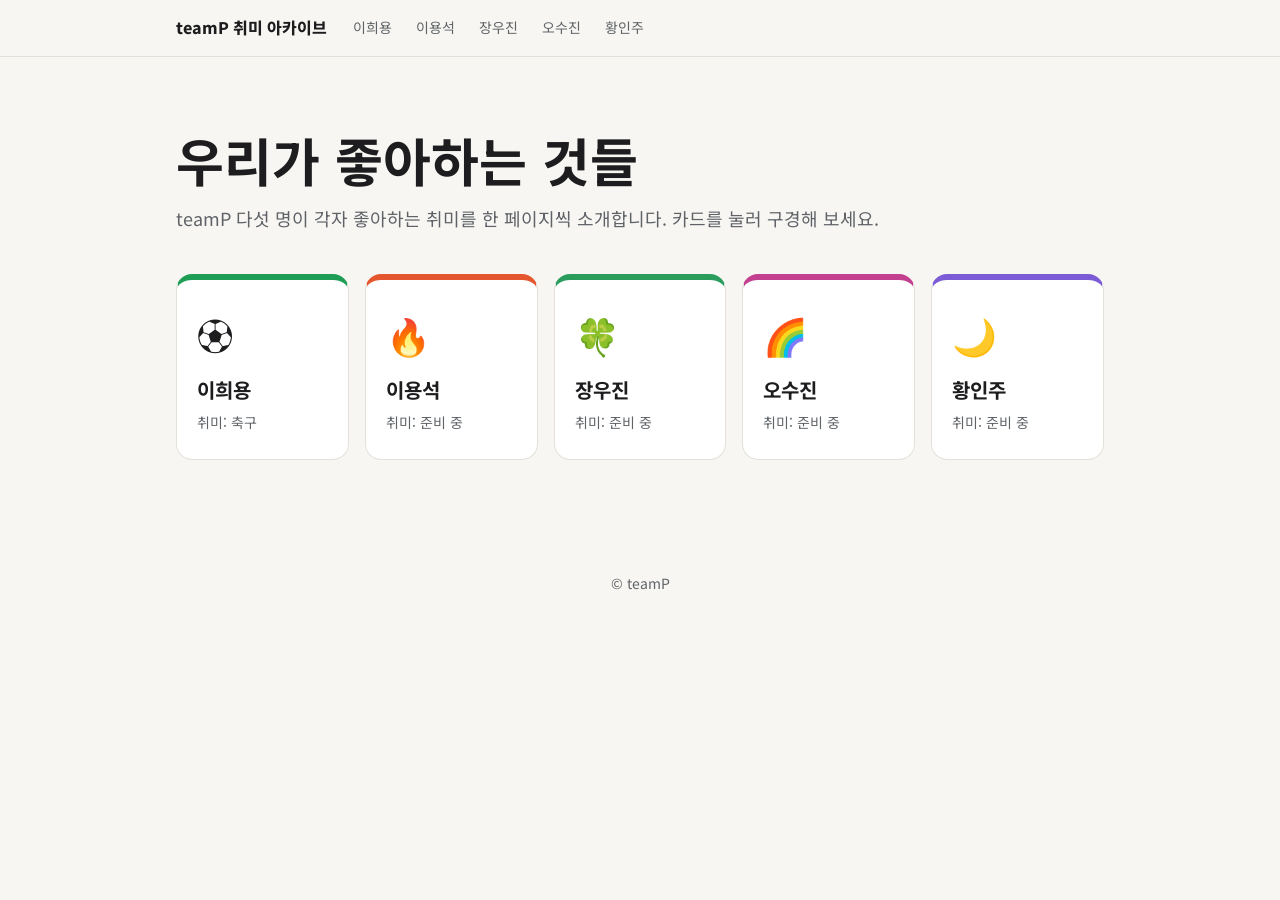
<file: index.html>
<!doctype html>
<html lang="ko">
<head>
  <meta charset="utf-8">
  <meta name="viewport" content="width=device-width, initial-scale=1">
  <title>teamP 취미 아카이브</title>
  <link rel="preconnect" href="https://fonts.googleapis.com">
  <link rel="stylesheet" href="https://fonts.googleapis.com/css2?family=Noto+Sans+KR:wght@400;700;800&display=swap">
  <link rel="stylesheet" href="assets/base.css">
</head>
<body>
  <header class="topbar">
    <div class="wrap">
      <a class="logo" href="index.html" aria-current="page">teamP 취미 아카이브</a>
      <nav>
        <a href="members/lee-heeyong/index.html">이희용</a>
        <a href="members/lee-yongseok/index.html">이용석</a>
        <a href="members/jang-woojin/index.html">장우진</a>
        <a href="members/oh-sujin/index.html">오수진</a>
        <a href="members/hwang-inju/index.html">황인주</a>
      </nav>
    </div>
  </header>

  <main class="wrap">
    <section class="home-hero">
      <h1>우리가 좋아하는 것들</h1>
      <p>teamP 다섯 명이 각자 좋아하는 취미를 한 페이지씩 소개합니다. 카드를 눌러 구경해 보세요.</p>
    </section>

    <!-- 카드의 '취미: 준비 중' 은 각자 자기 카드만 고쳐 주세요 -->
    <section class="cards">
      <a class="card" href="members/lee-heeyong/index.html" style="--accent: #1f9d55">
        <div class="emoji">⚽</div>
        <h2>이희용</h2>
        <p>취미: 축구</p>
      </a>
      <a class="card" href="members/lee-yongseok/index.html" style="--accent: #e4572e">
        <div class="emoji">🔥</div>
        <h2>이용석</h2>
        <p>취미: 준비 중</p>
      </a>
      <a class="card" href="members/jang-woojin/index.html" style="--accent: #2a9d5c">
        <div class="emoji">🍀</div>
        <h2>장우진</h2>
        <p>취미: 준비 중</p>
      </a>
      <a class="card" href="members/oh-sujin/index.html" style="--accent: #c2408f">
        <div class="emoji">🌈</div>
        <h2>오수진</h2>
        <p>취미: 준비 중</p>
      </a>
      <a class="card" href="members/hwang-inju/index.html" style="--accent: #7b5cd6">
        <div class="emoji">🌙</div>
        <h2>황인주</h2>
        <p>취미: 준비 중</p>
      </a>
    </section>
  </main>

  <footer class="footer">© teamP</footer>
</body>
</html>
</file>
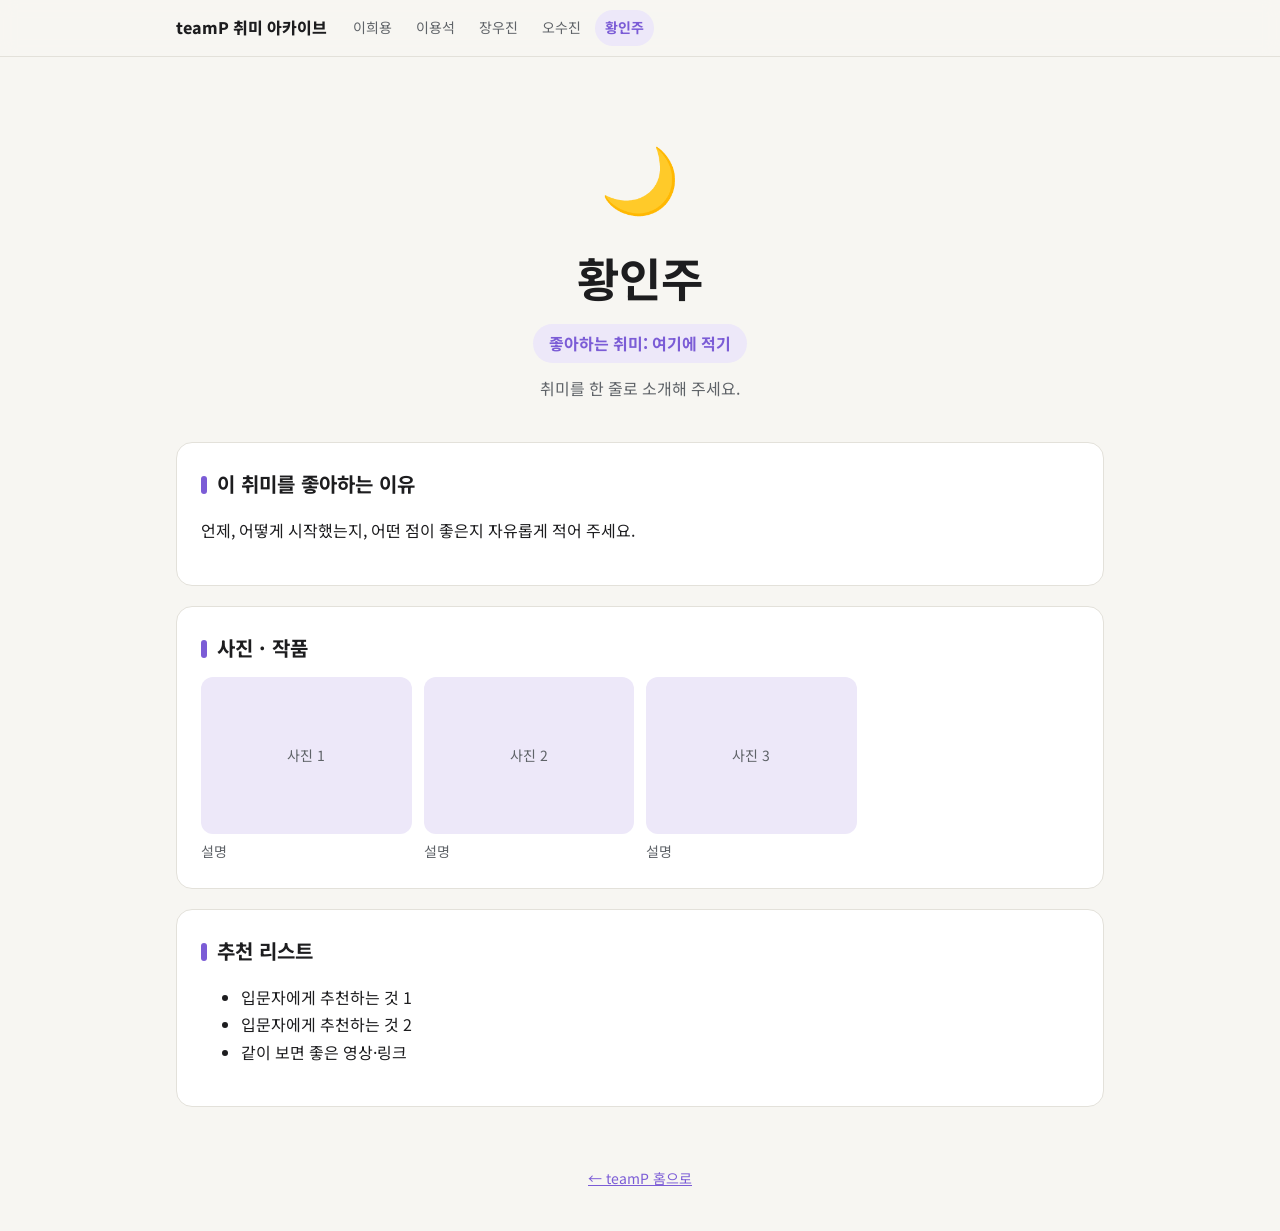
<file: members/hwang-inju/index.html>
<!doctype html>
<html lang="ko">
<head>
  <meta charset="utf-8">
  <meta name="viewport" content="width=device-width, initial-scale=1">
  <title>황인주의 취미 | teamP</title>
  <link rel="preconnect" href="https://fonts.googleapis.com">
  <link rel="stylesheet" href="https://fonts.googleapis.com/css2?family=Noto+Sans+KR:wght@400;700;800&display=swap">
  <link rel="stylesheet" href="../../assets/base.css">
  <!-- 내 페이지 꾸미기는 같은 폴더의 style.css 에서 -->
  <link rel="stylesheet" href="style.css">
</head>
<body>
  <header class="topbar">
    <div class="wrap">
      <a class="logo" href="../../index.html">teamP 취미 아카이브</a>
      <nav>
        <a href="../../members/lee-heeyong/index.html">이희용</a>
        <a href="../../members/lee-yongseok/index.html">이용석</a>
        <a href="../../members/jang-woojin/index.html">장우진</a>
        <a href="../../members/oh-sujin/index.html">오수진</a>
        <a href="../../members/hwang-inju/index.html" aria-current="page">황인주</a>
      </nav>
    </div>
  </header>

  <main class="wrap">
    <section class="hero">
      <div class="emoji">🌙</div>
      <h1>황인주</h1>
      <p class="hobby">좋아하는 취미: 여기에 적기</p>
      <p class="intro">취미를 한 줄로 소개해 주세요.</p>
    </section>

    <section class="section">
      <h2>이 취미를 좋아하는 이유</h2>
      <p>언제, 어떻게 시작했는지, 어떤 점이 좋은지 자유롭게 적어 주세요.</p>
    </section>

    <section class="section">
      <h2>사진 · 작품</h2>
      <!-- 사진은 이 폴더의 images/ 에 넣고 <img src="images/파일이름.jpg" alt="설명"> 으로 바꾸세요 -->
      <div class="gallery">
        <figure><div class="placeholder">사진 1</div><figcaption>설명</figcaption></figure>
        <figure><div class="placeholder">사진 2</div><figcaption>설명</figcaption></figure>
        <figure><div class="placeholder">사진 3</div><figcaption>설명</figcaption></figure>
      </div>
    </section>

    <section class="section">
      <h2>추천 리스트</h2>
      <ul>
        <li>입문자에게 추천하는 것 1</li>
        <li>입문자에게 추천하는 것 2</li>
        <li>같이 보면 좋은 영상·링크</li>
      </ul>
    </section>
  </main>

  <footer class="footer"><a href="../../index.html">← teamP 홈으로</a></footer>
</body>
</html>
</file>
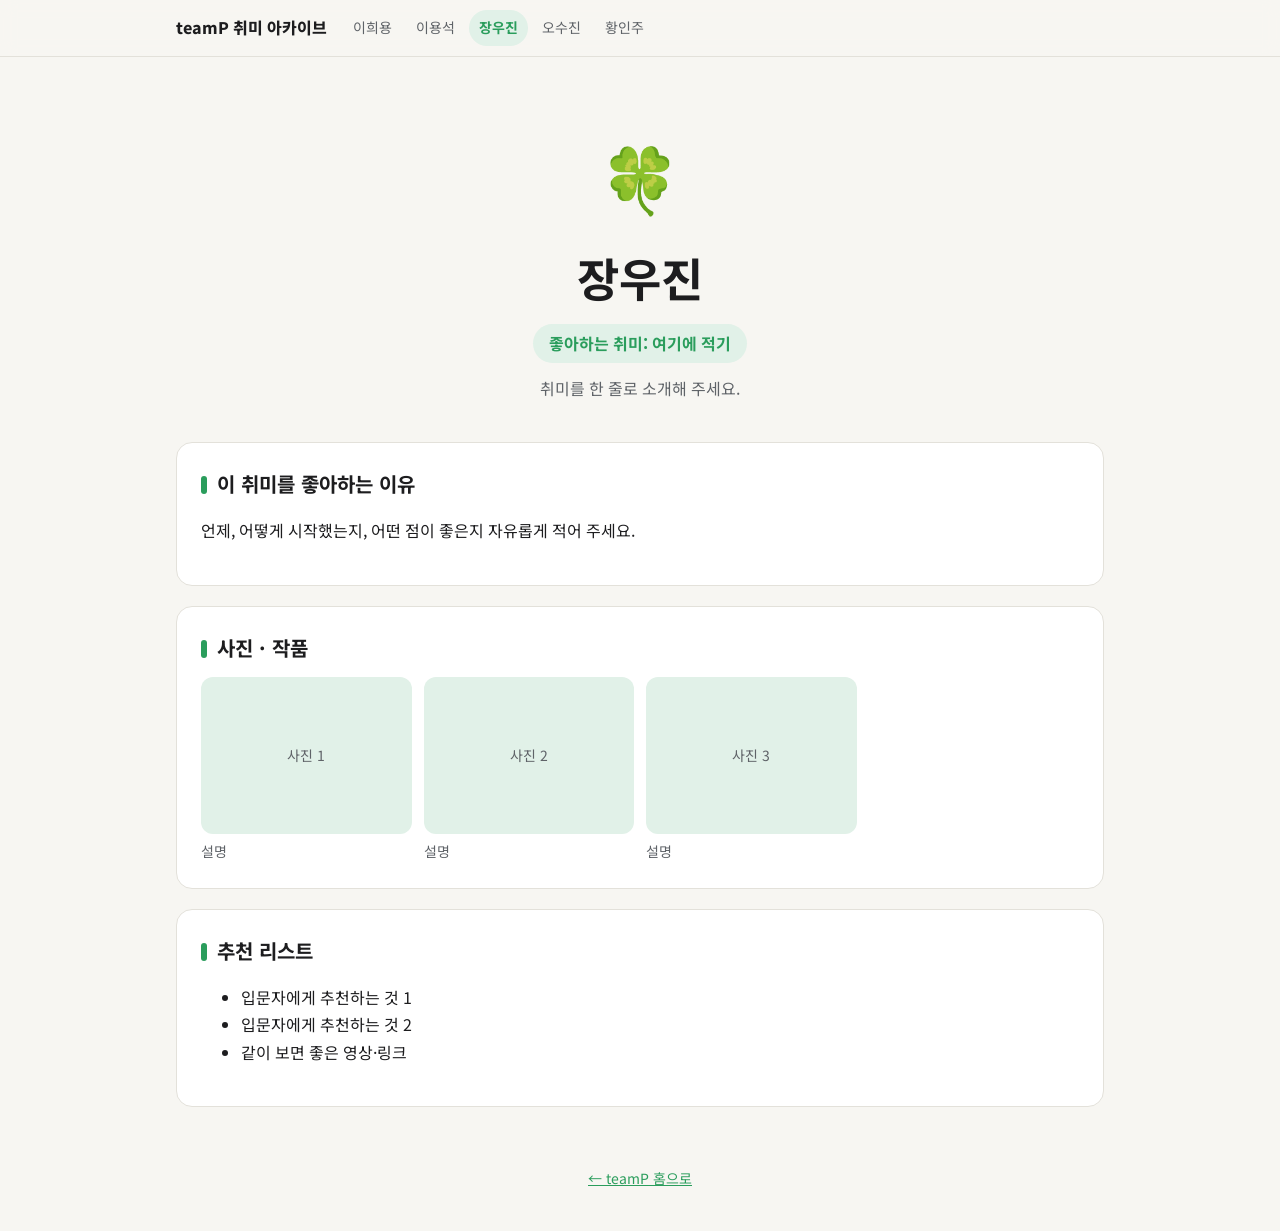
<file: members/jang-woojin/index.html>
<!doctype html>
<html lang="ko">
<head>
  <meta charset="utf-8">
  <meta name="viewport" content="width=device-width, initial-scale=1">
  <title>장우진의 취미 | teamP</title>
  <link rel="preconnect" href="https://fonts.googleapis.com">
  <link rel="stylesheet" href="https://fonts.googleapis.com/css2?family=Noto+Sans+KR:wght@400;700;800&display=swap">
  <link rel="stylesheet" href="../../assets/base.css">
  <!-- 내 페이지 꾸미기는 같은 폴더의 style.css 에서 -->
  <link rel="stylesheet" href="style.css">
</head>
<body>
  <header class="topbar">
    <div class="wrap">
      <a class="logo" href="../../index.html">teamP 취미 아카이브</a>
      <nav>
        <a href="../../members/lee-heeyong/index.html">이희용</a>
        <a href="../../members/lee-yongseok/index.html">이용석</a>
        <a href="../../members/jang-woojin/index.html" aria-current="page">장우진</a>
        <a href="../../members/oh-sujin/index.html">오수진</a>
        <a href="../../members/hwang-inju/index.html">황인주</a>
      </nav>
    </div>
  </header>

  <main class="wrap">
    <section class="hero">
      <div class="emoji">🍀</div>
      <h1>장우진</h1>
      <p class="hobby">좋아하는 취미: 여기에 적기</p>
      <p class="intro">취미를 한 줄로 소개해 주세요.</p>
    </section>

    <section class="section">
      <h2>이 취미를 좋아하는 이유</h2>
      <p>언제, 어떻게 시작했는지, 어떤 점이 좋은지 자유롭게 적어 주세요.</p>
    </section>

    <section class="section">
      <h2>사진 · 작품</h2>
      <!-- 사진은 이 폴더의 images/ 에 넣고 <img src="images/파일이름.jpg" alt="설명"> 으로 바꾸세요 -->
      <div class="gallery">
        <figure><div class="placeholder">사진 1</div><figcaption>설명</figcaption></figure>
        <figure><div class="placeholder">사진 2</div><figcaption>설명</figcaption></figure>
        <figure><div class="placeholder">사진 3</div><figcaption>설명</figcaption></figure>
      </div>
    </section>

    <section class="section">
      <h2>추천 리스트</h2>
      <ul>
        <li>입문자에게 추천하는 것 1</li>
        <li>입문자에게 추천하는 것 2</li>
        <li>같이 보면 좋은 영상·링크</li>
      </ul>
    </section>
  </main>

  <footer class="footer"><a href="../../index.html">← teamP 홈으로</a></footer>
</body>
</html>
</file>
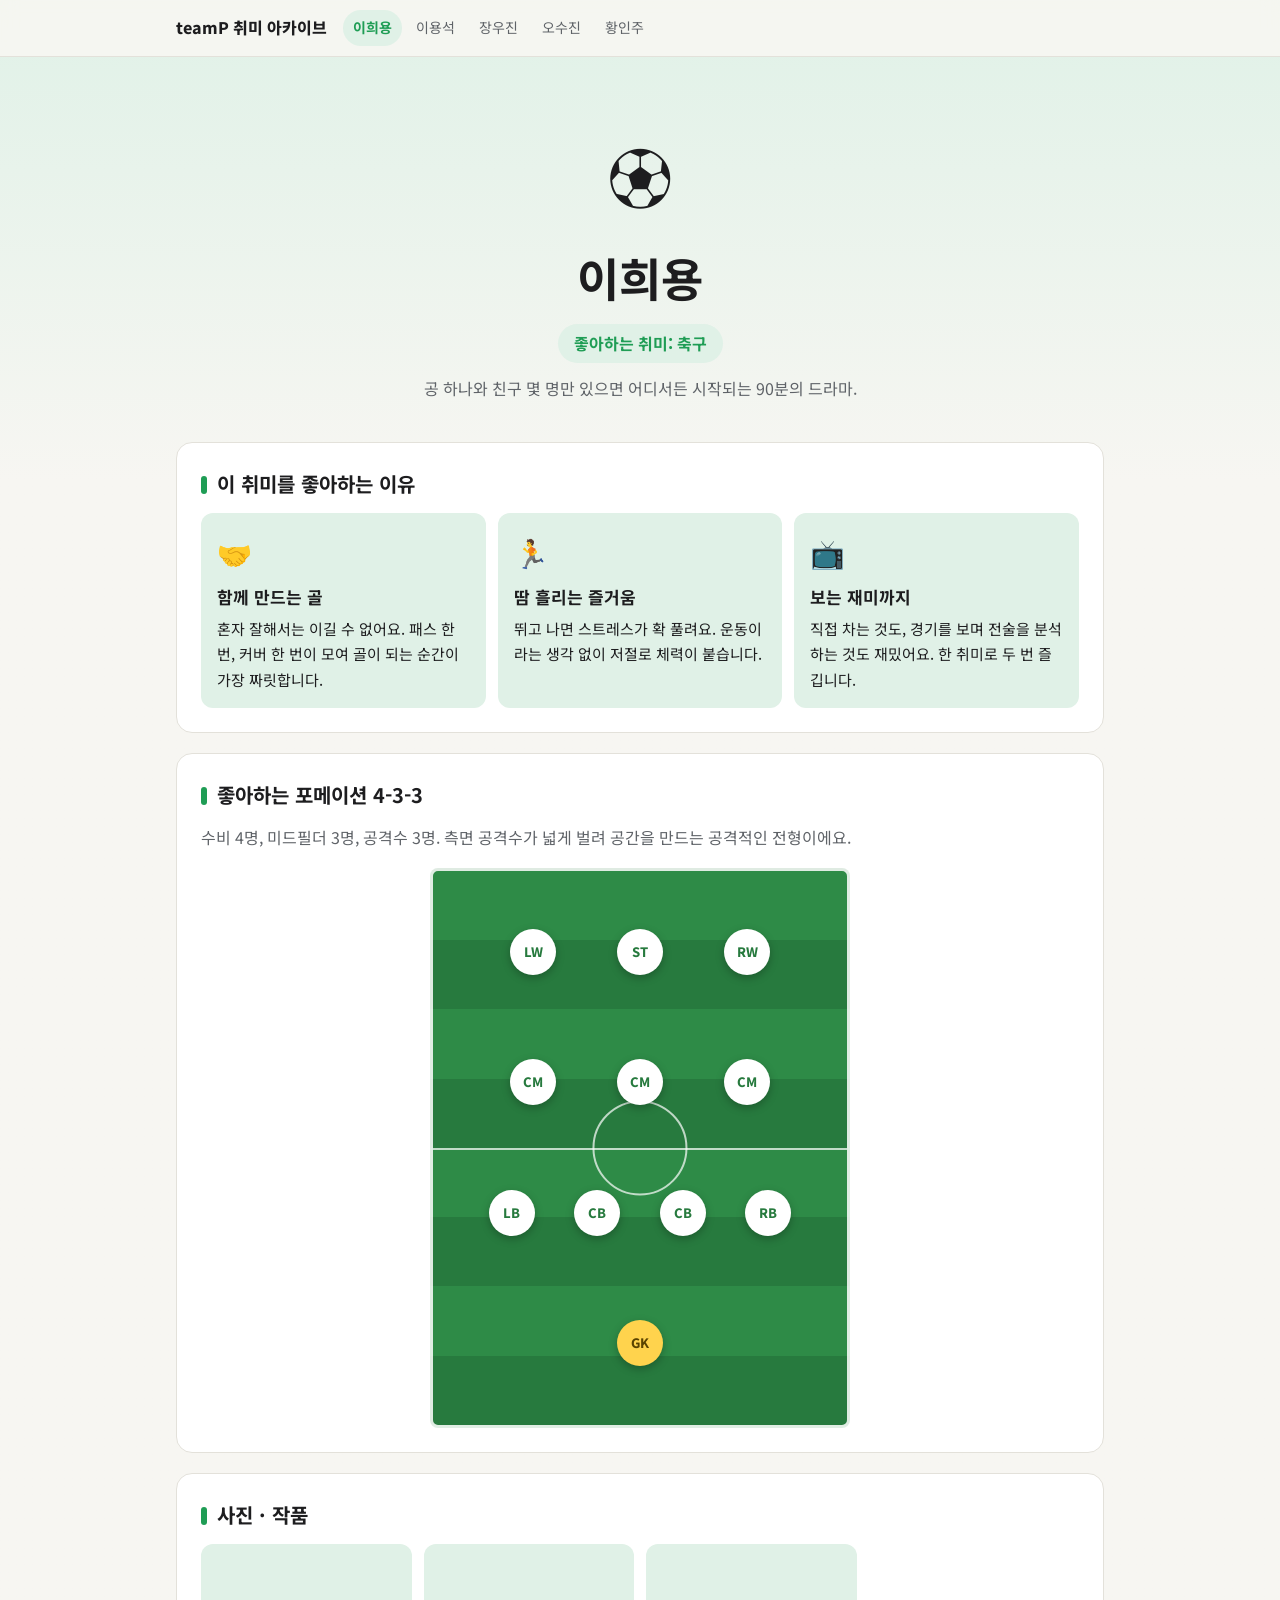
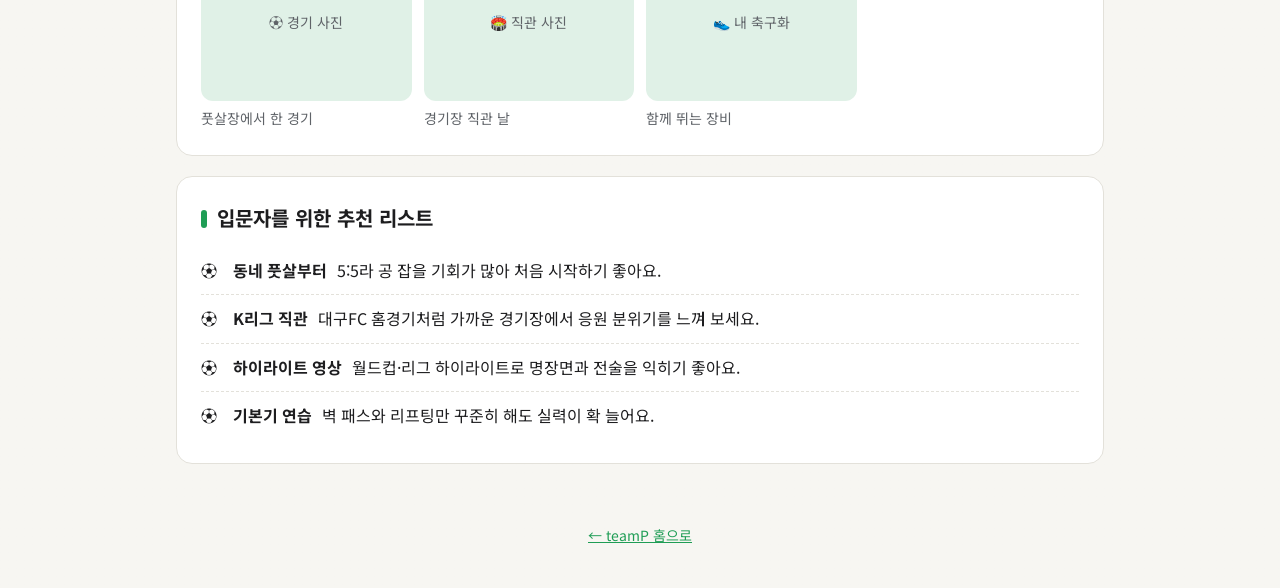
<file: members/lee-heeyong/index.html>
<!doctype html>
<html lang="ko">
<head>
  <meta charset="utf-8">
  <meta name="viewport" content="width=device-width, initial-scale=1">
  <title>이희용의 취미 | teamP</title>
  <link rel="preconnect" href="https://fonts.googleapis.com">
  <link rel="stylesheet" href="https://fonts.googleapis.com/css2?family=Noto+Sans+KR:wght@400;700;800&display=swap">
  <link rel="stylesheet" href="../../assets/base.css">
  <!-- 내 페이지 꾸미기는 같은 폴더의 style.css 에서 -->
  <link rel="stylesheet" href="style.css">
</head>
<body>
  <header class="topbar">
    <div class="wrap">
      <a class="logo" href="../../index.html">teamP 취미 아카이브</a>
      <nav>
        <a href="../../members/lee-heeyong/index.html" aria-current="page">이희용</a>
        <a href="../../members/lee-yongseok/index.html">이용석</a>
        <a href="../../members/jang-woojin/index.html">장우진</a>
        <a href="../../members/oh-sujin/index.html">오수진</a>
        <a href="../../members/hwang-inju/index.html">황인주</a>
      </nav>
    </div>
  </header>

  <main class="wrap">
    <section class="hero">
      <div class="emoji ball">⚽</div>
      <h1>이희용</h1>
      <p class="hobby">좋아하는 취미: 축구</p>
      <p class="intro">공 하나와 친구 몇 명만 있으면 어디서든 시작되는 90분의 드라마.</p>
    </section>

    <section class="section">
      <h2>이 취미를 좋아하는 이유</h2>
      <div class="reasons">
        <div class="reason">
          <span>🤝</span>
          <h3>함께 만드는 골</h3>
          <p>혼자 잘해서는 이길 수 없어요. 패스 한 번, 커버 한 번이 모여 골이 되는 순간이 가장 짜릿합니다.</p>
        </div>
        <div class="reason">
          <span>🏃</span>
          <h3>땀 흘리는 즐거움</h3>
          <p>뛰고 나면 스트레스가 확 풀려요. 운동이라는 생각 없이 저절로 체력이 붙습니다.</p>
        </div>
        <div class="reason">
          <span>📺</span>
          <h3>보는 재미까지</h3>
          <p>직접 차는 것도, 경기를 보며 전술을 분석하는 것도 재밌어요. 한 취미로 두 번 즐깁니다.</p>
        </div>
      </div>
    </section>

    <section class="section">
      <h2>좋아하는 포메이션 4-3-3</h2>
      <p class="muted">수비 4명, 미드필더 3명, 공격수 3명. 측면 공격수가 넓게 벌려 공간을 만드는 공격적인 전형이에요.</p>
      <div class="pitch" aria-label="4-3-3 포메이션 그림">
        <div class="line fw"><span>LW</span><span>ST</span><span>RW</span></div>
        <div class="line mf"><span>CM</span><span>CM</span><span>CM</span></div>
        <div class="line df"><span>LB</span><span>CB</span><span>CB</span><span>RB</span></div>
        <div class="line gk"><span>GK</span></div>
      </div>
    </section>

    <section class="section">
      <h2>사진 · 작품</h2>
      <!-- 사진은 이 폴더의 images/ 에 넣고 <img src="images/파일이름.jpg" alt="설명"> 으로 바꾸세요 -->
      <div class="gallery">
        <figure><div class="placeholder">⚽ 경기 사진</div><figcaption>풋살장에서 한 경기</figcaption></figure>
        <figure><div class="placeholder">🏟️ 직관 사진</div><figcaption>경기장 직관 날</figcaption></figure>
        <figure><div class="placeholder">👟 내 축구화</div><figcaption>함께 뛰는 장비</figcaption></figure>
      </div>
    </section>

    <section class="section">
      <h2>입문자를 위한 추천 리스트</h2>
      <ul class="checklist">
        <li><strong>동네 풋살부터</strong> 5:5라 공 잡을 기회가 많아 처음 시작하기 좋아요.</li>
        <li><strong>K리그 직관</strong> 대구FC 홈경기처럼 가까운 경기장에서 응원 분위기를 느껴 보세요.</li>
        <li><strong>하이라이트 영상</strong> 월드컵·리그 하이라이트로 명장면과 전술을 익히기 좋아요.</li>
        <li><strong>기본기 연습</strong> 벽 패스와 리프팅만 꾸준히 해도 실력이 확 늘어요.</li>
      </ul>
    </section>
  </main>

  <footer class="footer"><a href="../../index.html">← teamP 홈으로</a></footer>
</body>
</html>
</file>
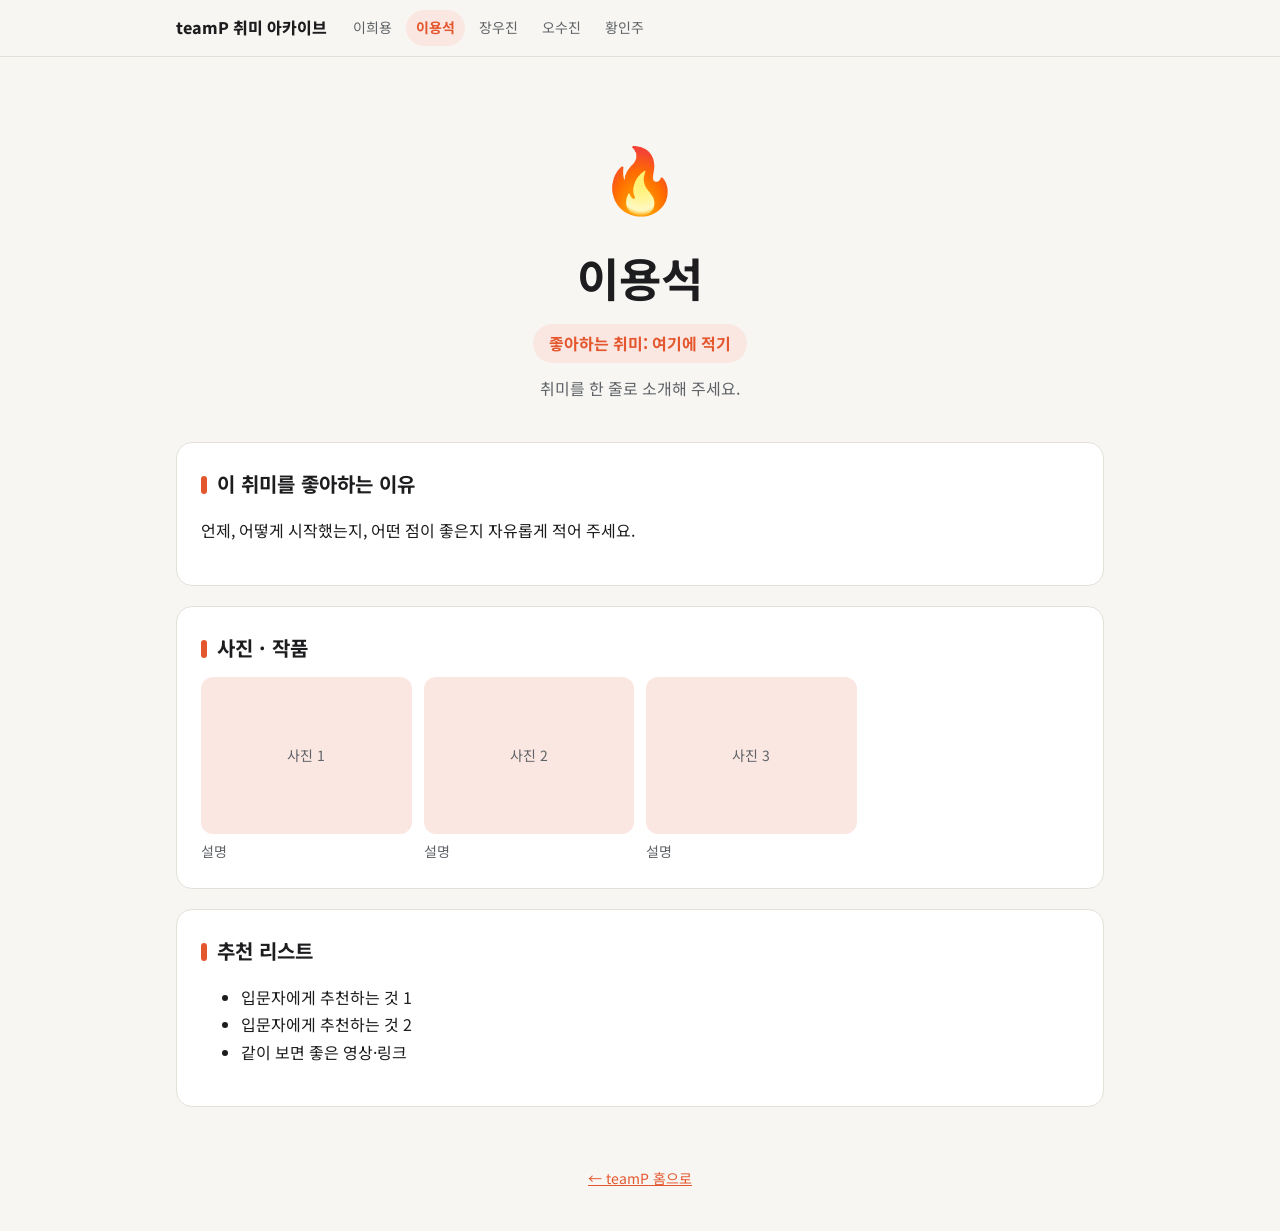
<file: members/lee-yongseok/index.html>
<!doctype html>
<html lang="ko">
<head>
  <meta charset="utf-8">
  <meta name="viewport" content="width=device-width, initial-scale=1">
  <title>이용석의 취미 | teamP</title>
  <link rel="preconnect" href="https://fonts.googleapis.com">
  <link rel="stylesheet" href="https://fonts.googleapis.com/css2?family=Noto+Sans+KR:wght@400;700;800&display=swap">
  <link rel="stylesheet" href="../../assets/base.css">
  <!-- 내 페이지 꾸미기는 같은 폴더의 style.css 에서 -->
  <link rel="stylesheet" href="style.css">
</head>
<body>
  <header class="topbar">
    <div class="wrap">
      <a class="logo" href="../../index.html">teamP 취미 아카이브</a>
      <nav>
        <a href="../../members/lee-heeyong/index.html">이희용</a>
        <a href="../../members/lee-yongseok/index.html" aria-current="page">이용석</a>
        <a href="../../members/jang-woojin/index.html">장우진</a>
        <a href="../../members/oh-sujin/index.html">오수진</a>
        <a href="../../members/hwang-inju/index.html">황인주</a>
      </nav>
    </div>
  </header>

  <main class="wrap">
    <section class="hero">
      <div class="emoji">🔥</div>
      <h1>이용석</h1>
      <p class="hobby">좋아하는 취미: 여기에 적기</p>
      <p class="intro">취미를 한 줄로 소개해 주세요.</p>
    </section>

    <section class="section">
      <h2>이 취미를 좋아하는 이유</h2>
      <p>언제, 어떻게 시작했는지, 어떤 점이 좋은지 자유롭게 적어 주세요.</p>
    </section>

    <section class="section">
      <h2>사진 · 작품</h2>
      <!-- 사진은 이 폴더의 images/ 에 넣고 <img src="images/파일이름.jpg" alt="설명"> 으로 바꾸세요 -->
      <div class="gallery">
        <figure><div class="placeholder">사진 1</div><figcaption>설명</figcaption></figure>
        <figure><div class="placeholder">사진 2</div><figcaption>설명</figcaption></figure>
        <figure><div class="placeholder">사진 3</div><figcaption>설명</figcaption></figure>
      </div>
    </section>

    <section class="section">
      <h2>추천 리스트</h2>
      <ul>
        <li>입문자에게 추천하는 것 1</li>
        <li>입문자에게 추천하는 것 2</li>
        <li>같이 보면 좋은 영상·링크</li>
      </ul>
    </section>
  </main>

  <footer class="footer"><a href="../../index.html">← teamP 홈으로</a></footer>
</body>
</html>
</file>
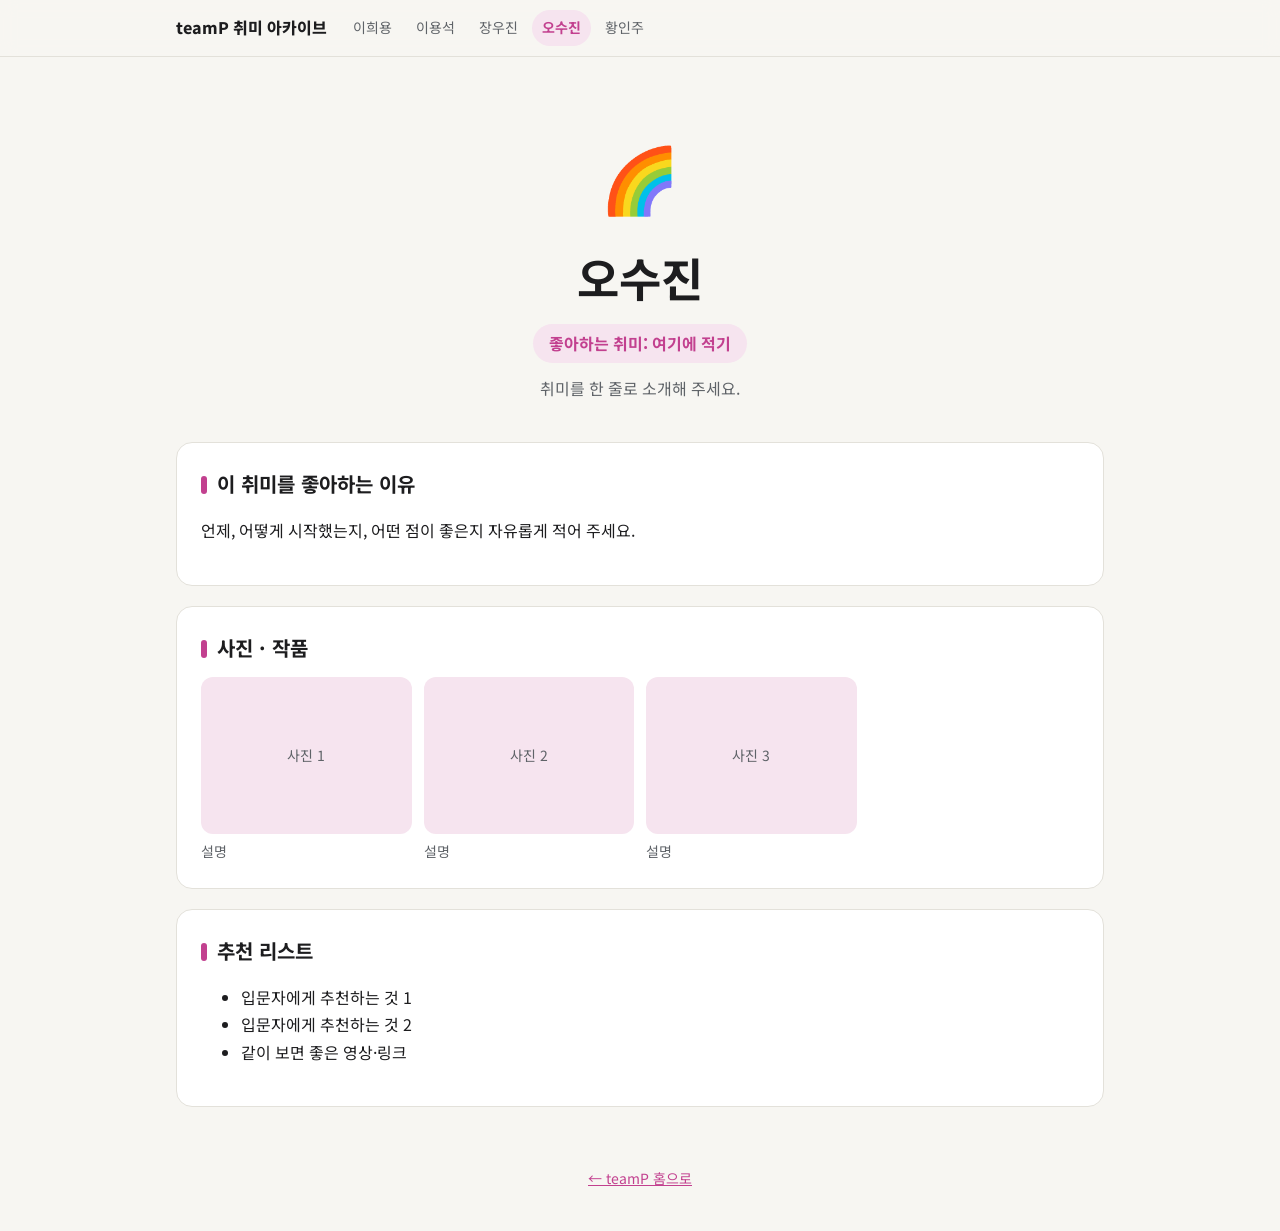
<file: members/oh-sujin/index.html>
<!doctype html>
<html lang="ko">
<head>
  <meta charset="utf-8">
  <meta name="viewport" content="width=device-width, initial-scale=1">
  <title>오수진의 취미 | teamP</title>
  <link rel="preconnect" href="https://fonts.googleapis.com">
  <link rel="stylesheet" href="https://fonts.googleapis.com/css2?family=Noto+Sans+KR:wght@400;700;800&display=swap">
  <link rel="stylesheet" href="../../assets/base.css">
  <!-- 내 페이지 꾸미기는 같은 폴더의 style.css 에서 -->
  <link rel="stylesheet" href="style.css">
</head>
<body>
  <header class="topbar">
    <div class="wrap">
      <a class="logo" href="../../index.html">teamP 취미 아카이브</a>
      <nav>
        <a href="../../members/lee-heeyong/index.html">이희용</a>
        <a href="../../members/lee-yongseok/index.html">이용석</a>
        <a href="../../members/jang-woojin/index.html">장우진</a>
        <a href="../../members/oh-sujin/index.html" aria-current="page">오수진</a>
        <a href="../../members/hwang-inju/index.html">황인주</a>
      </nav>
    </div>
  </header>

  <main class="wrap">
    <section class="hero">
      <div class="emoji">🌈</div>
      <h1>오수진</h1>
      <p class="hobby">좋아하는 취미: 여기에 적기</p>
      <p class="intro">취미를 한 줄로 소개해 주세요.</p>
    </section>

    <section class="section">
      <h2>이 취미를 좋아하는 이유</h2>
      <p>언제, 어떻게 시작했는지, 어떤 점이 좋은지 자유롭게 적어 주세요.</p>
    </section>

    <section class="section">
      <h2>사진 · 작품</h2>
      <!-- 사진은 이 폴더의 images/ 에 넣고 <img src="images/파일이름.jpg" alt="설명"> 으로 바꾸세요 -->
      <div class="gallery">
        <figure><div class="placeholder">사진 1</div><figcaption>설명</figcaption></figure>
        <figure><div class="placeholder">사진 2</div><figcaption>설명</figcaption></figure>
        <figure><div class="placeholder">사진 3</div><figcaption>설명</figcaption></figure>
      </div>
    </section>

    <section class="section">
      <h2>추천 리스트</h2>
      <ul>
        <li>입문자에게 추천하는 것 1</li>
        <li>입문자에게 추천하는 것 2</li>
        <li>같이 보면 좋은 영상·링크</li>
      </ul>
    </section>
  </main>

  <footer class="footer"><a href="../../index.html">← teamP 홈으로</a></footer>
</body>
</html>
</file>
<file: assets/base.css>
/* 모든 페이지가 같이 쓰는 기본 스타일 (공용 파일이라 수정 전에 팀에 공유해 주세요)
   개인 페이지 꾸미기는 members/<내 폴더>/style.css 에서 하면 됩니다. */
:root {
  --bg: #f7f6f2;
  --surface: #ffffff;
  --text: #1d1d1f;
  --muted: #5f6368;
  --line: #e3e1da;
  --accent: #3b6cf6;
  --accent-soft: color-mix(in srgb, var(--accent) 14%, var(--surface));
  --radius: 16px;
  --font: "Noto Sans KR", system-ui, -apple-system, "Segoe UI", sans-serif;
}

@media (prefers-color-scheme: dark) {
  :root {
    --bg: #121214;
    --surface: #1c1c20;
    --text: #f2f2f2;
    --muted: #a0a0a8;
    --line: #2c2c32;
  }
}

* { box-sizing: border-box; }

body {
  margin: 0;
  background: var(--bg);
  color: var(--text);
  font-family: var(--font);
  line-height: 1.7;
}

a { color: var(--accent); }
img { max-width: 100%; display: block; }

.wrap {
  max-width: 960px;
  margin: 0 auto;
  padding: 0 16px;
}

/* ---------- 상단 메뉴 ---------- */
.topbar {
  position: sticky;
  top: 0;
  z-index: 10;
  background: color-mix(in srgb, var(--bg) 88%, transparent);
  backdrop-filter: blur(8px);
  border-bottom: 1px solid var(--line);
}
.topbar .wrap {
  display: flex;
  align-items: center;
  gap: 16px;
  height: 56px;
  overflow-x: auto;
}
.topbar .logo {
  font-weight: 800;
  color: var(--text);
  text-decoration: none;
  white-space: nowrap;
}
.topbar nav { display: flex; gap: 4px; }
.topbar nav a {
  color: var(--muted);
  text-decoration: none;
  padding: 6px 10px;
  border-radius: 999px;
  font-size: 14px;
  white-space: nowrap;
}
.topbar nav a:hover { color: var(--text); background: var(--surface); }
.topbar nav a[aria-current="page"] { color: var(--accent); background: var(--accent-soft); font-weight: 700; }

/* ---------- 홈 ---------- */
.home-hero { padding: 72px 0 40px; }
.home-hero h1 { font-size: clamp(32px, 6vw, 52px); line-height: 1.2; margin: 0 0 12px; }
.home-hero p { color: var(--muted); font-size: 18px; margin: 0; }

.cards {
  display: grid;
  grid-template-columns: repeat(auto-fill, minmax(170px, 1fr));
  gap: 16px;
  padding-bottom: 72px;
}
.card {
  display: block;
  padding: 24px 20px;
  background: var(--surface);
  border: 1px solid var(--line);
  border-top: 6px solid var(--accent);
  border-radius: var(--radius);
  color: var(--text);
  text-decoration: none;
  transition: transform 0.15s, box-shadow 0.15s;
}
.card:hover { transform: translateY(-4px); box-shadow: 0 10px 24px rgba(0, 0, 0, 0.08); }
.card .emoji { font-size: 36px; }
.card h2 { margin: 8px 0 4px; font-size: 20px; }
.card p { margin: 0; color: var(--muted); font-size: 14px; }

/* ---------- 개인 페이지 ---------- */
.hero {
  padding: 64px 0 40px;
  text-align: center;
}
.hero .emoji { font-size: 64px; }
.hero h1 { margin: 8px 0; font-size: clamp(30px, 6vw, 46px); }
.hero .hobby {
  display: inline-block;
  margin: 0 0 12px;
  padding: 6px 16px;
  border-radius: 999px;
  background: var(--accent-soft);
  color: var(--accent);
  font-weight: 700;
}
.hero .intro { color: var(--muted); margin: 0; }

.section {
  background: var(--surface);
  border: 1px solid var(--line);
  border-radius: var(--radius);
  padding: 24px;
  margin-bottom: 20px;
}
.section h2 { margin: 0 0 12px; font-size: 20px; }
.section h2::before { content: ""; display: inline-block; width: 6px; height: 18px; margin-right: 10px; border-radius: 3px; background: var(--accent); vertical-align: -2px; }

.gallery {
  display: grid;
  grid-template-columns: repeat(auto-fill, minmax(200px, 1fr));
  gap: 12px;
}
.gallery figure { margin: 0; }
.gallery .placeholder,
.gallery img {
  aspect-ratio: 4 / 3;
  width: 100%;
  object-fit: cover;
  border-radius: 12px;
}
.gallery .placeholder {
  display: grid;
  place-items: center;
  background: var(--accent-soft);
  color: var(--muted);
  font-size: 14px;
}
.gallery figcaption { margin-top: 6px; font-size: 14px; color: var(--muted); }

.footer {
  padding: 40px 0;
  text-align: center;
  color: var(--muted);
  font-size: 14px;
}
</file>
<file: members/hwang-inju/style.css>
/* 황인주 페이지 전용 스타일. 이 파일은 마음대로 꾸며도 다른 팀원 페이지에 영향이 없습니다. */

:root {
  /* 대표 색 하나만 바꿔도 제목 장식, 취미 뱃지, 메뉴 강조색이 함께 바뀝니다 */
  --accent: #7b5cd6;
}

/* 예시: 배경을 그라데이션으로 바꾸고 싶으면 주석을 풀어 보세요
body {
  background: linear-gradient(180deg, var(--accent-soft), var(--bg) 480px);
}
*/
</file>
<file: members/jang-woojin/style.css>
/* 장우진 페이지 전용 스타일. 이 파일은 마음대로 꾸며도 다른 팀원 페이지에 영향이 없습니다. */

:root {
  /* 대표 색 하나만 바꿔도 제목 장식, 취미 뱃지, 메뉴 강조색이 함께 바뀝니다 */
  --accent: #2a9d5c;
}

/* 예시: 배경을 그라데이션으로 바꾸고 싶으면 주석을 풀어 보세요
body {
  background: linear-gradient(180deg, var(--accent-soft), var(--bg) 480px);
}
*/
</file>
<file: members/lee-heeyong/style.css>
/* 이희용 페이지 전용 스타일. 이 파일은 마음대로 꾸며도 다른 팀원 페이지에 영향이 없습니다. */

:root {
  /* 잔디 초록 */
  --accent: #1f9d55;
  --grass: #2e8b47;
  --grass-dark: #277a3e;
}

body {
  background: linear-gradient(180deg, var(--accent-soft), var(--bg) 480px);
}

.muted { color: var(--muted); margin-top: 0; }

/* 히어로의 공이 살짝 튀어 오르는 효과 */
.hero .ball { display: inline-block; animation: bounce 1.6s ease-in-out infinite; }
@keyframes bounce {
  0%, 100% { transform: translateY(0) rotate(0deg); }
  50% { transform: translateY(-14px) rotate(180deg); }
}
@media (prefers-reduced-motion: reduce) {
  .hero .ball { animation: none; }
}

/* ---------- 좋아하는 이유 카드 ---------- */
.reasons {
  display: grid;
  grid-template-columns: repeat(auto-fit, minmax(200px, 1fr));
  gap: 12px;
}
.reason {
  padding: 16px;
  border-radius: 12px;
  background: var(--accent-soft);
}
.reason span { font-size: 28px; }
.reason h3 { margin: 6px 0 4px; font-size: 17px; }
.reason p { margin: 0; font-size: 15px; }

/* ---------- 축구장 포메이션 ---------- */
.pitch {
  position: relative;
  display: flex;
  flex-direction: column;
  justify-content: space-around;
  max-width: 420px;
  aspect-ratio: 3 / 4;
  margin: 0 auto;
  padding: 16px;
  border: 3px solid rgba(255, 255, 255, 0.85);
  border-radius: 8px;
  /* 잔디 줄무늬 */
  background: repeating-linear-gradient(180deg, var(--grass) 0 12.5%, var(--grass-dark) 12.5% 25%);
}
/* 하프라인과 센터서클 */
.pitch::before {
  content: "";
  position: absolute;
  left: 0;
  right: 0;
  top: 50%;
  border-top: 2px solid rgba(255, 255, 255, 0.7);
}
.pitch::after {
  content: "";
  position: absolute;
  left: 50%;
  top: 50%;
  width: 22%;
  aspect-ratio: 1;
  transform: translate(-50%, -50%);
  border: 2px solid rgba(255, 255, 255, 0.7);
  border-radius: 50%;
}
.pitch .line {
  position: relative;
  z-index: 1;
  display: flex;
  justify-content: space-evenly;
}
.pitch span {
  display: grid;
  place-items: center;
  width: 46px;
  height: 46px;
  border-radius: 50%;
  background: #fff;
  color: var(--grass-dark);
  font-weight: 800;
  font-size: 13px;
  box-shadow: 0 3px 8px rgba(0, 0, 0, 0.25);
}
.pitch .gk span { background: #ffd34d; color: #5a4300; }

/* ---------- 추천 리스트 ---------- */
.checklist { list-style: none; padding: 0; margin: 0; }
.checklist li {
  padding: 10px 0 10px 32px;
  border-bottom: 1px dashed var(--line);
  position: relative;
}
.checklist li:last-child { border-bottom: 0; }
.checklist li::before { content: "⚽"; position: absolute; left: 0; }
.checklist strong { margin-right: 6px; }
</file>
<file: members/lee-yongseok/style.css>
/* 이용석 페이지 전용 스타일. 이 파일은 마음대로 꾸며도 다른 팀원 페이지에 영향이 없습니다. */

:root {
  /* 대표 색 하나만 바꿔도 제목 장식, 취미 뱃지, 메뉴 강조색이 함께 바뀝니다 */
  --accent: #e4572e;
}

/* 예시: 배경을 그라데이션으로 바꾸고 싶으면 주석을 풀어 보세요
body {
  background: linear-gradient(180deg, var(--accent-soft), var(--bg) 480px);
}
*/
</file>
<file: members/oh-sujin/style.css>
/* 오수진 페이지 전용 스타일. 이 파일은 마음대로 꾸며도 다른 팀원 페이지에 영향이 없습니다. */

:root {
  /* 대표 색 하나만 바꿔도 제목 장식, 취미 뱃지, 메뉴 강조색이 함께 바뀝니다 */
  --accent: #c2408f;
}

/* 예시: 배경을 그라데이션으로 바꾸고 싶으면 주석을 풀어 보세요
body {
  background: linear-gradient(180deg, var(--accent-soft), var(--bg) 480px);
}
*/
</file>
